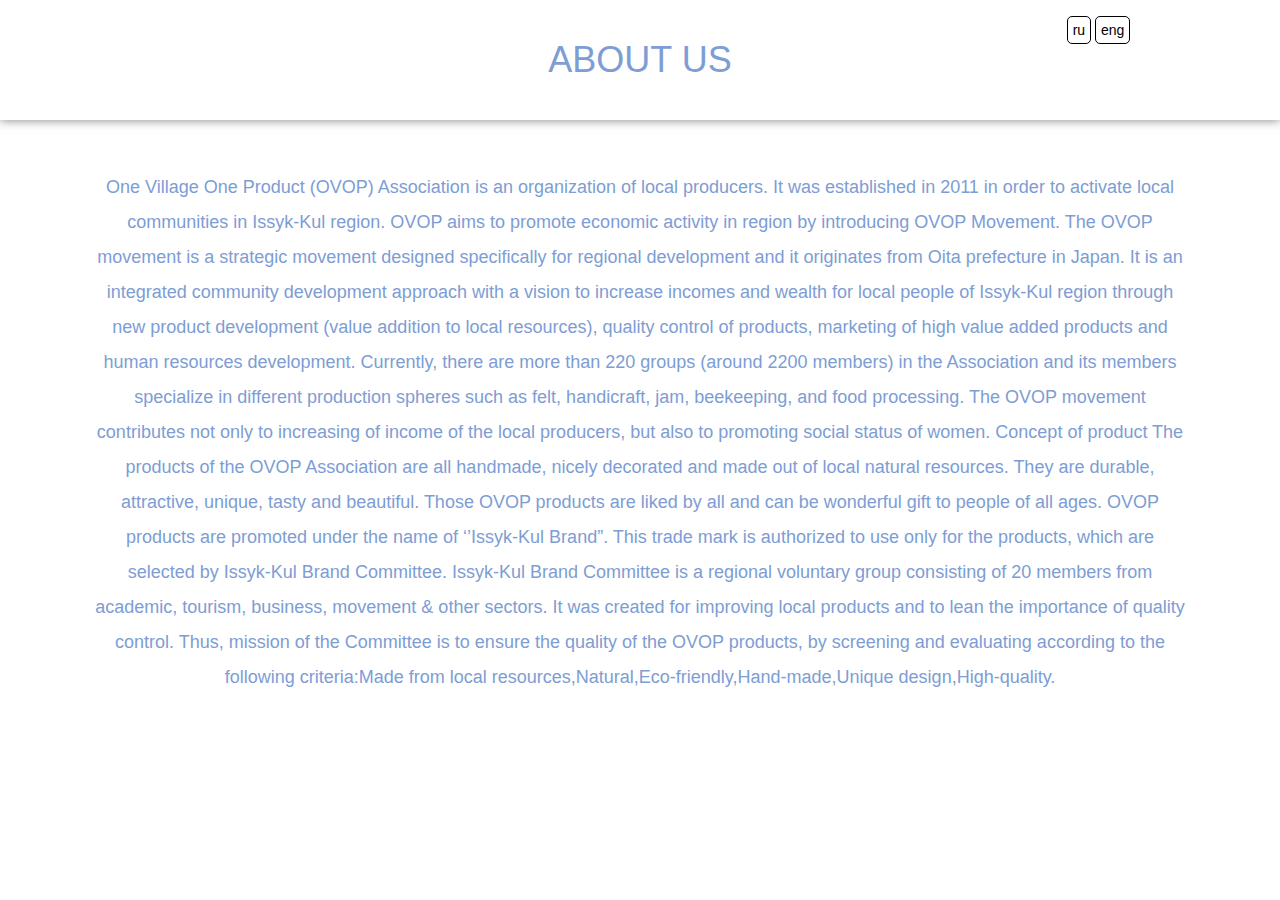
<file: about.html>
<!DOCTYPE html>
<html lang="en">
<head>
	<meta charset="UTF-8">
	<title>about</title>
    <link rel="stylesheet" href="about/css/style.css">
	<link rel="stylesheet" href="css/bootstrap.css">
    <meta name="viewport" content="width=device-width, initial-scale=1">
    <script type="text/javascript" src="jquery.min.js"></script>
    <script type="text/javascript">
        var arrLang = {
            'en' : {
            	'about' : 'about us',
            	'abouttext' : 'One Village One Product (OVOP) Association is an organization of local producers. It was established in 2011 in order to activate local communities in Issyk-Kul region. OVOP aims to promote economic activity in region by introducing OVOP Movement. The OVOP movement is a strategic movement designed specifically for regional development and it originates from Oita prefecture in Japan. It is an integrated community development approach with a vision to increase incomes and wealth for local people of Issyk-Kul region through new product development (value addition to local resources), quality control of products, marketing of high value added products and human resources development. Currently, there are more than 220 groups (around 2200 members) in the Association and its members specialize in different production spheres such as felt, handicraft, jam, beekeeping, and food processing. The OVOP movement contributes not only to increasing of income of the local producers, but also to promoting social status of women. Concept of product The products of the OVOP Association are all handmade, nicely decorated and made out of local natural resources. They are durable, attractive, unique, tasty and beautiful. Those OVOP products are liked by all and can be wonderful gift to people of all ages. OVOP products are promoted under the name of ‘’Issyk-Kul Brand”. This trade mark is authorized to use only for the products, which are selected by Issyk-Kul Brand Committee. Issyk-Kul Brand Committee is a regional voluntary group consisting of 20 members from academic, tourism, business, movement & other sectors. It was created for improving local products and to lean the importance of quality control. Thus, mission of the Committee is to ensure the quality of the OVOP products, by screening and evaluating according to the following criteria:Made from local resources,Natural,Eco-friendly,Hand-made,Unique design,High-quality.'
            },
            'ru' : {
            	'about' : 'о нас',
            	'abouttext' : 'Ассоциация Одно Село Один Продукт (ОСОП)- является объединением местных производителей Иссык-Кульской области. ОСОП основан в 2011 году и ставит своей целью продвижение метода ОСОП.Движение ОСОП представляет собой особый подход  к развитию регионов, который был разработан в 1979 году в префектуре Оита в Японии. Это интеграционный метод развития местных сообществ с видением на повышение доходов и благосостояния производителей Иссык-Кульской области путем придания ценности местным ресурсам, развития человеческого потенциала и маркетинга высококачественной продукции, которая получила бы мировое признание.Ассоциация состоит из более чем 220 групп (более 2200 членов), которые специализируются на производстве различной продукции, например: изделий из войлока, сувениров, меда, джемов (варенья) и соков из диких ягод.Концепция продуктаПродукты Ассоциации ОСОП выполнены вручную, красиво оформлены и изготовлены из местных природных ресурсов. Они прочные, привлекательные и уникальные, вкусные и красивые. Эти продукты нравятся всем и могут быть прекрасными подарками для людей всех возрастов.Продукция Ассоциации ОСОП, как войлочная, так и пищевая, продвигается под торговой маркой «Иссык-Куль Бренд»Эта торговая марка была присуждена  продукции ОСОП комитетом «Иссык-Куль Бренд» после тщательного отбора и оценки.Продукция « Иссык-Куль бренд» выбирается на основании следующих критериев: kachestvenna , изготовлена из местных натуральных ресурсов , экологична ,обладает уникальным дизайном'
            }
        };

        $(function(){
            $('.translate').click(function(){
                var lang = $(this).attr('id');
                console.log('success');
                $('.lang').each(function(index,element){
                    $(this).text(arrLang[lang][$(this).attr('key')]);
                });
            });
        });
    </script>
</head>
<body>
	<div class="main">

				<div class="col-lg-2 col-lg-offset-10 col-md-2 col-md-offset-10 col-sm-2 col-sm-offset-10">
                    <div class="row localization">
                        <div class="ru translate" id="ru"><a href="#">ru</a></div>
                        <div class="en translate" id="en"><a href="#">eng</a></div>
                    </div>
					</div>
		
			<div class="header"><h1 class="lang" key="about">about us</h1></div>
		<div class="container">
			<p class="lang" key="abouttext">One Village One Product (OVOP) Association is an organization of local  producers. It was established in 2011 in order to activate local communities in Issyk-Kul region. OVOP aims to promote economic activity in region by introducing OVOP Movement.

The OVOP movement is a strategic movement designed specifically for regional development and it originates from Oita prefecture in Japan. It is an integrated community development approach with a vision to increase incomes and wealth for local people of Issyk-Kul region through new product development (value addition to local resources), quality control of products, marketing of high value added products and human resources development.

Currently, there are more than 220 groups (around 2200 members) in the Association and its members specialize in different production spheres such as felt, handicraft, jam, beekeeping, and food processing. The OVOP movement contributes not only to increasing of income of the local producers, but also to promoting social status of women.
Concept of product
The products of the OVOP Association are all handmade, nicely decorated and made out of local natural resources. They are durable, attractive, unique, tasty and beautiful. Those OVOP products are liked by all and can be wonderful gift to people of all ages.

OVOP products are promoted under the name of ‘’Issyk-Kul Brand”.
This trade mark is authorized to use only for the products, which are selected by Issyk-Kul Brand Committee.
Issyk-Kul Brand Committee is a regional voluntary group consisting of 20 members from academic, tourism, business, movement & other sectors. It was created for improving local products and to lean the importance of quality control.
Thus, mission of the Committee is to ensure the quality of the OVOP products, by screening and evaluating according to the following criteria:Made from local resources,Natural,Eco-friendly,Hand-made,Unique design,High-quality.
</p>
		</div>
	</div>

	
</body>
</html>
</file>
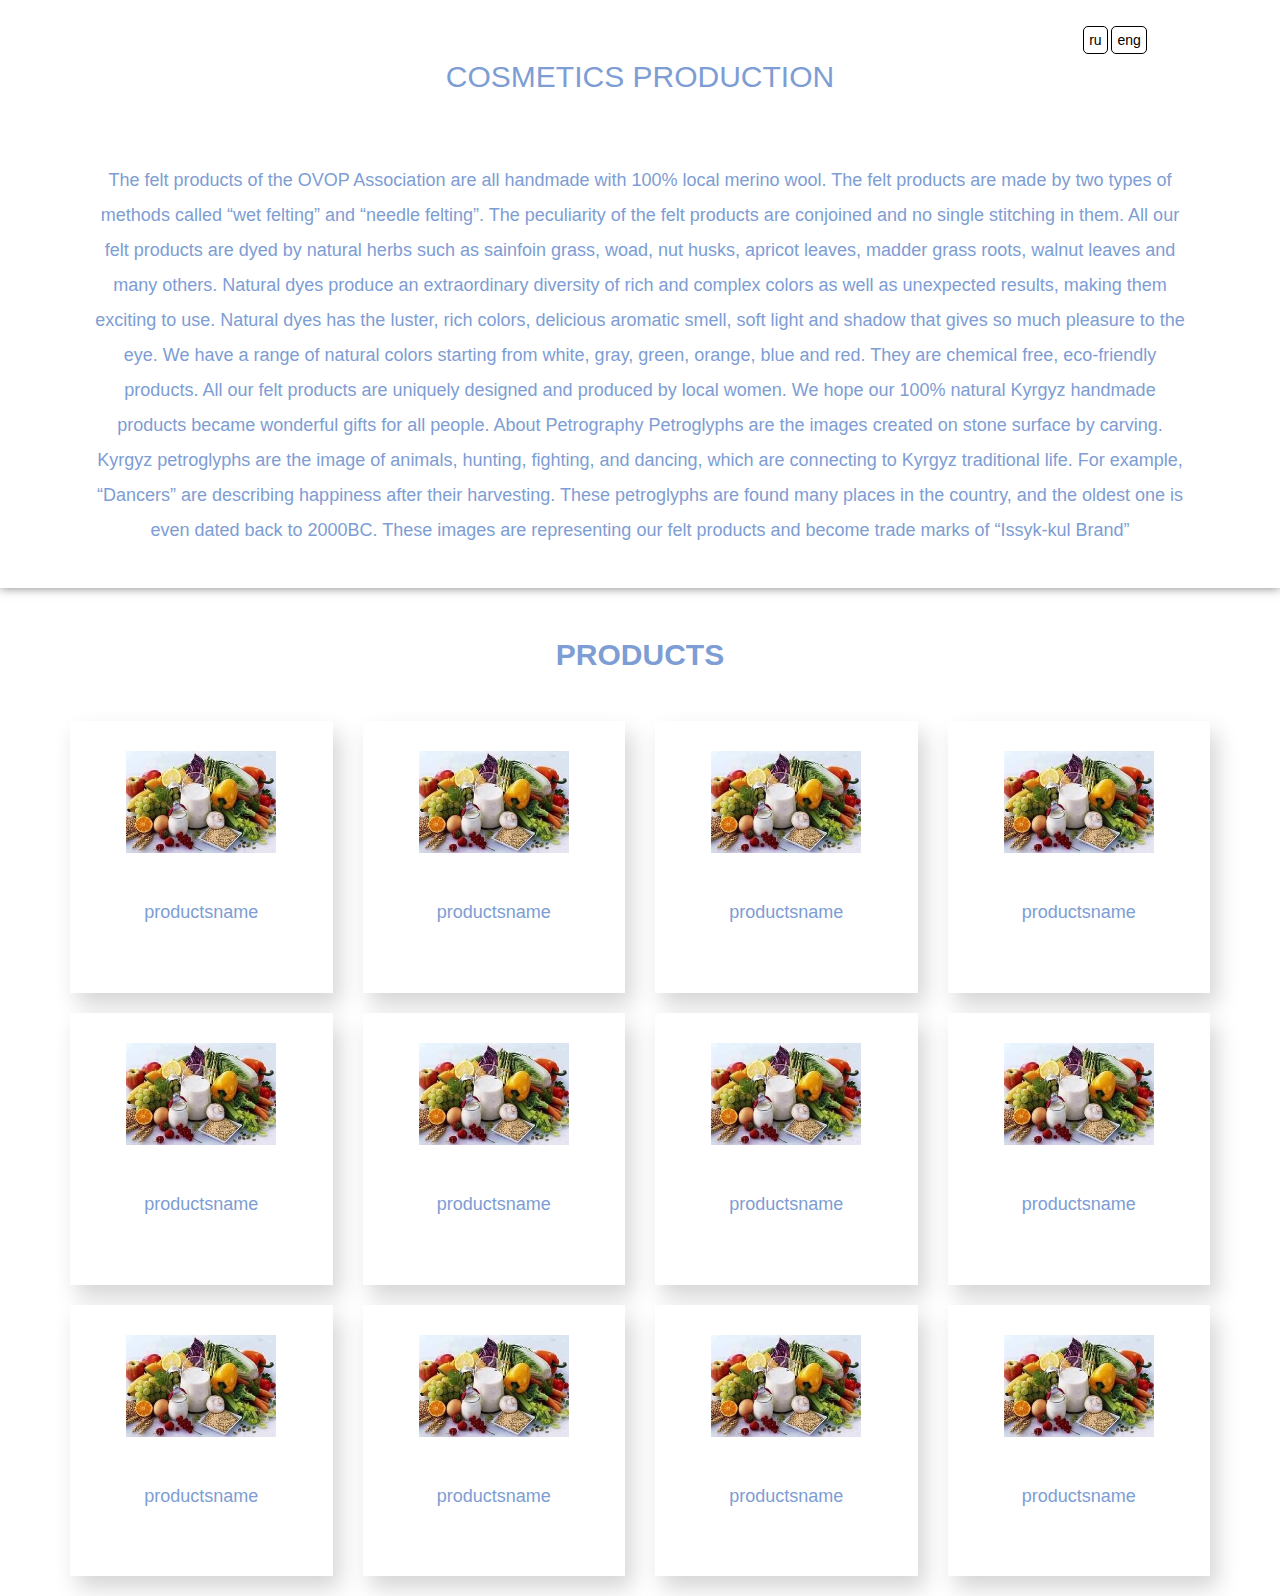
<file: cosmetics.html>
<!DOCTYPE html>
<html lang="en">
<head>
	<meta charset="UTF-8">
	<title>products</title>
    <link rel="stylesheet" href="css/bootstrap.css">
    <link rel="stylesheet" href="cosmetics/css/style.css">
    <meta name="viewport" content="width=device-width, initial-scale=1">
     <script type="text/javascript" src="jquery.min.js"></script>
    <script type="text/javascript">
        var arrLang = {
            'en' : {
            	'cosmeticsh2' : 'cosmetics production',
            	'cosmeticsproducts' : 'products'
            },
            'ru' : {
            	'cosmeticsh2' : 'косметическая продукция',
            	'cosmeticsproducts' : 'продукты',

            }
        };

        $(function(){
            $('.translate').click(function(){
                var lang = $(this).attr('id');
                console.log('success');
                $('.lang').each(function(index,element){
                    $(this).text(arrLang[lang][$(this).attr('key')]);
                });
            });
        });
    </script>
</head>
<body>
	<div class="products1">
		<div class="container">

				<div class="col-lg-2 col-lg-offset-10 col-md-2 col-md-offset-10 col-sm-2 col-sm-offset-10">
                    <div class="row localization">
                        <div class="ru translate" id="ru"><a href="#">ru</a></div>
                        <div class="en translate" id="en"><a href="#">eng</a></div>
                    </div>
					</div>
			<h2 class="lang" key="cosmeticsh2">Cosmetics production</h2>
			<p class="cosmetics" key="cosmeticsp">The felt products of the OVOP Association are all handmade with 100% local merino wool.
The felt products are made by two types of methods called “wet felting” and “needle felting”. The peculiarity of the felt products are conjoined and no single stitching in them.

All our felt products are dyed by natural herbs such as sainfoin grass, woad, nut husks, apricot leaves, madder grass roots, walnut leaves and many others.

Natural dyes produce an extraordinary diversity of rich and complex colors as well as unexpected results, making them exciting to use.
Natural dyes has the luster, rich colors, delicious aromatic smell, soft light and shadow that gives so much pleasure to the eye.
We have a range of natural colors starting from white, gray, green, orange, blue and red. They are chemical free, eco-friendly products.

All our felt products are uniquely designed and produced by local women. We hope our 100% natural Kyrgyz handmade products became wonderful gifts for all people.

About Petrography
Petroglyphs are the images created on stone surface by carving. Kyrgyz petroglyphs are the image of animals, hunting, fighting, and dancing, which are connecting to Kyrgyz traditional life. For example, “Dancers” are describing happiness after their harvesting. These petroglyphs are found many places in the country, and the oldest one is even dated back to 2000BC. These images are representing our felt products and become trade marks of “Issyk-kul Brand”</p>
		</div>
	</div>

<section class="products">
 	<div class="container">
 		<div class="row">
 			<div class="col-lg-12"><h2 class="lang" key="cosmeticsproducts"><strong>products</strong></h2></div>
 		</div>
 		<div class="row">
 			        <div class="col-lg-3 col-md-3 col-sm-3"><div class="price-block">
 			        	<div class="dropdown"><img  class="img" src="products/img/sert_pischevoy_produkcii.jpg" alt="">
 					<div class="dropdown-content"><img  class="img2" src="products/img/sert_pischevoy_produkcii.jpg" alt=""></div></div>
 					<h4>productsname</h4>
 					</div></div>
 			        <div class="col-lg-3 col-md-3 col-sm-3"><div class="price-block">
 			        	<div class="dropdown"><img  class="img" src="products/img/sert_pischevoy_produkcii.jpg" alt="">
 					<div class="dropdown-content"><img  class="img2" src="products/img/sert_pischevoy_produkcii.jpg" alt=""></div></div>
 					<h4>productsname</h4>
 					</div></div>
 			        <div class="col-lg-3 col-md-3 col-sm-3"><div class="price-block">
 			        	<div class="dropdown"><img  class="img" src="products/img/sert_pischevoy_produkcii.jpg" alt="">
 					<div class="dropdown-content"><img  class="img2" src="products/img/sert_pischevoy_produkcii.jpg" alt=""></div></div>
 					<h4>productsname</h4>
 					</div></div>
 			        <div class="col-lg-3 col-md-3 col-sm-3"><div class="price-block">
 			        	<div class="dropdown"><img  class="img" src="products/img/sert_pischevoy_produkcii.jpg" alt="">
 					<div class="dropdown-content"><img  class="img2" src="products/img/sert_pischevoy_produkcii.jpg" alt=""></div></div>
 					<h4>productsname</h4>
 					</div></div>
 	    </div>
 		<div class="row">
 			        <div class="col-lg-3 col-md-3 col-sm-3"><div class="price-block">
 			        	<div class="dropdown"><img  class="img" src="products/img/sert_pischevoy_produkcii.jpg" alt="">
 					<div class="dropdown-content"><img  class="img2" src="products/img/sert_pischevoy_produkcii.jpg" alt=""></div></div>
 					<h4>productsname</h4>
 					</div></div>
 			        <div class="col-lg-3 col-md-3 col-sm-3"><div class="price-block">
 			        	<div class="dropdown"><img  class="img" src="products/img/sert_pischevoy_produkcii.jpg" alt="">
 					<div class="dropdown-content"><img  class="img2" src="products/img/sert_pischevoy_produkcii.jpg" alt=""></div></div>
 					<h4>productsname</h4>
 					</div></div>
 			        <div class="col-lg-3 col-md-3 col-sm-3"><div class="price-block">
 			        	<div class="dropdown"><img  class="img" src="products/img/sert_pischevoy_produkcii.jpg" alt="">
 					<div class="dropdown-content"><img  class="img2" src="products/img/sert_pischevoy_produkcii.jpg" alt=""></div></div>
 					<h4>productsname</h4>
 					</div></div>
 			        <div class="col-lg-3 col-md-3 col-sm-3"><div class="price-block">
 			        	<div class="dropdown"><img  class="img" src="products/img/sert_pischevoy_produkcii.jpg" alt="">
 					<div class="dropdown-content"><img  class="img2" src="products/img/sert_pischevoy_produkcii.jpg" alt=""></div></div>
 					<h4>productsname</h4>
 					</div></div>
 	    </div>
 		<div class="row">
 			        <div class="col-lg-3 col-md-3 col-sm-3"><div class="price-block">
 			        	<div class="dropdown"><img  class="img" src="products/img/sert_pischevoy_produkcii.jpg" alt="">
 					<div class="dropdown-content"><img  class="img2" src="products/img/sert_pischevoy_produkcii.jpg" alt=""></div></div>
 					<h4>productsname</h4>
 					</div></div>
 			        <div class="col-lg-3 col-md-3 col-sm-3"><div class="price-block">
 			        	<div class="dropdown"><img  class="img" src="products/img/sert_pischevoy_produkcii.jpg" alt="">
 					<div class="dropdown-content"><img  class="img2" src="products/img/sert_pischevoy_produkcii.jpg" alt=""></div></div>
 					<h4>productsname</h4>
 					</div></div>
 			        <div class="col-lg-3 col-md-3 col-sm-3"><div class="price-block">
 			        	<div class="dropdown"><img  class="img" src="products/img/sert_pischevoy_produkcii.jpg" alt="">
 					<div class="dropdown-content"><img  class="img2" src="products/img/sert_pischevoy_produkcii.jpg" alt=""></div></div>
 					<h4>productsname</h4>
 					</div></div>
 			        <div class="col-lg-3 col-md-3 col-sm-3"><div class="price-block">
 			        	<div class="dropdown"><img  class="img" src="products/img/sert_pischevoy_produkcii.jpg" alt="">
 					<div class="dropdown-content"><img  class="img2" src="products/img/sert_pischevoy_produkcii.jpg" alt=""></div></div>
 					<h4>productsname</h4>
 					</div></div>
 	    </div>
 	</div>
 </section> 

	
</body>
</html>
</file>
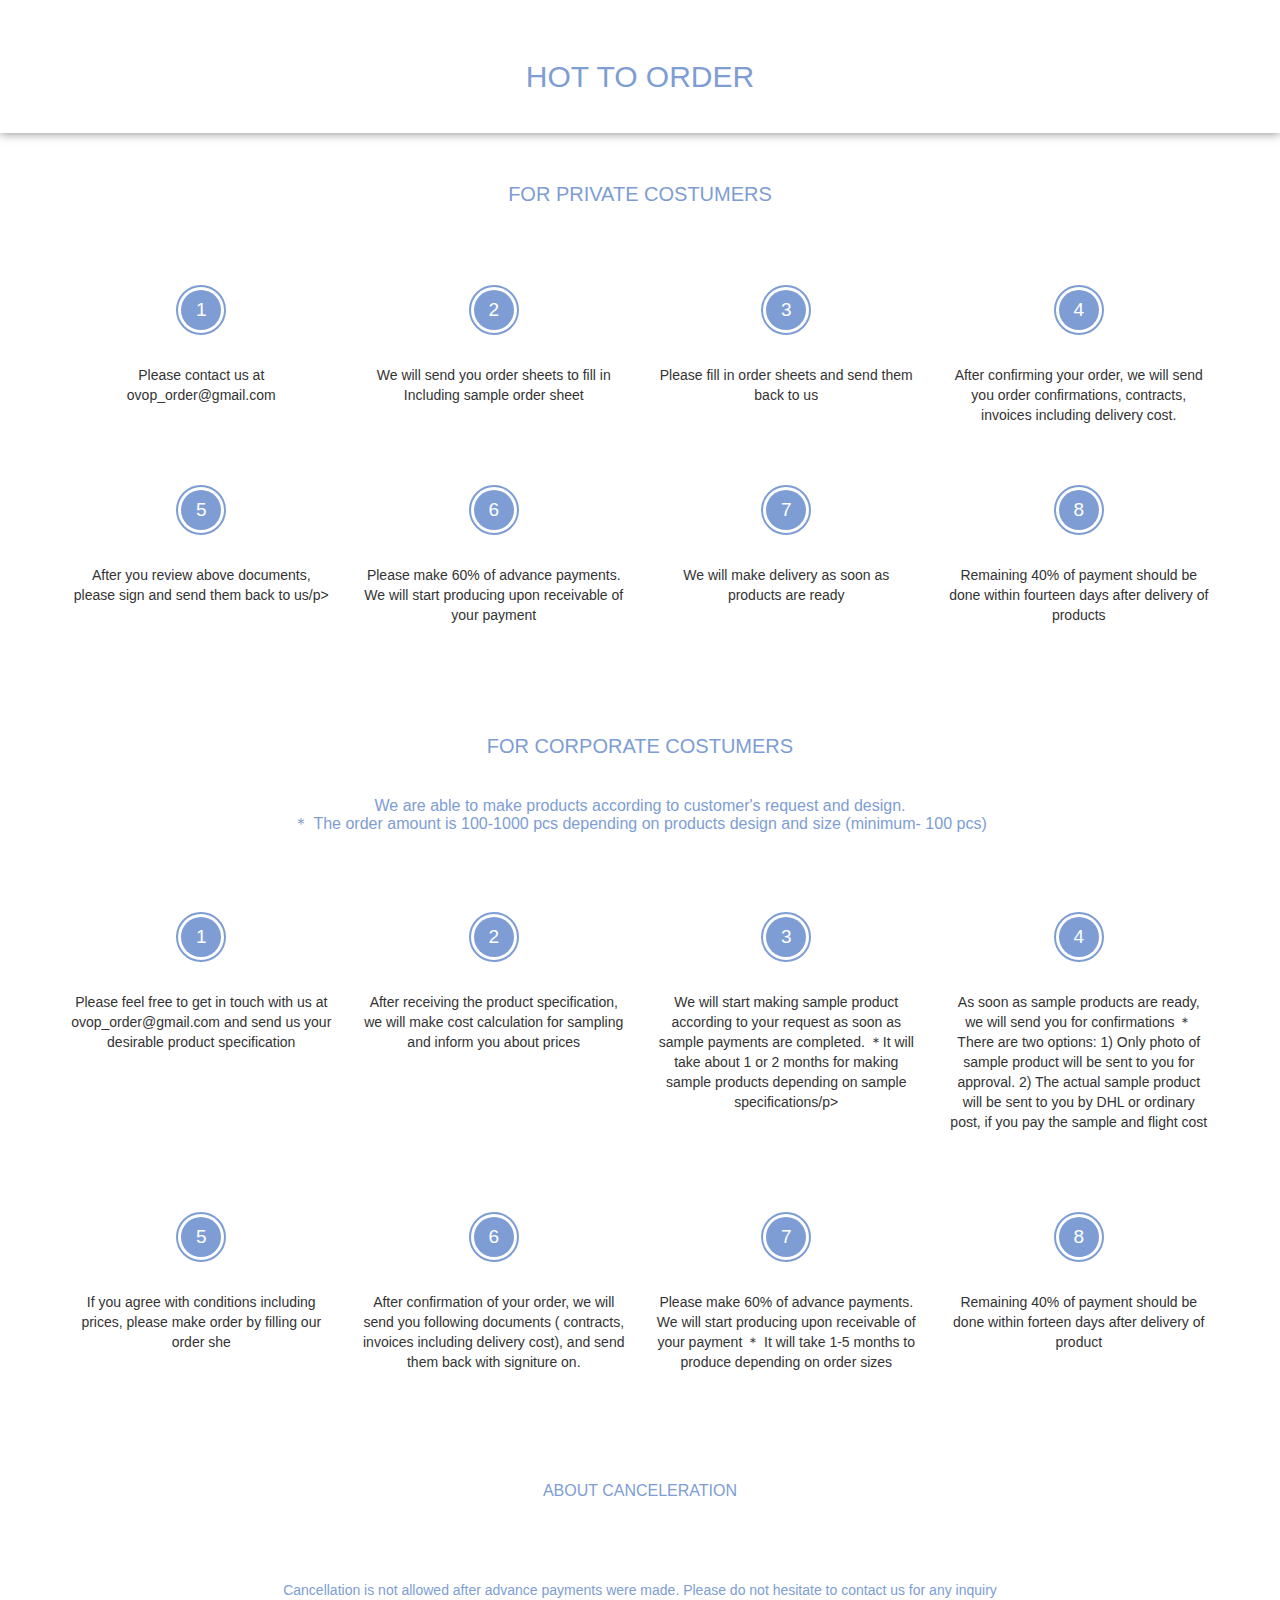
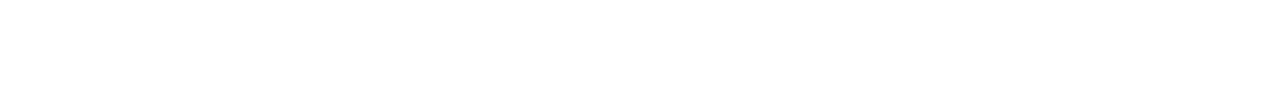
<file: howtoorder.html>
<!DOCTYPE html>
<html lang="en">
<head>
	<meta charset="UTF-8">
	<title>howto</title>
    <link rel="stylesheet" href="css/bootstrap.css">
	<link rel="stylesheet" href="howtoorder/css/style.css">
    <meta name="viewport" content="width=device-width, initial-scale=1">
</head>
<body>
	<div class="howtoorder">
		<div class="header">
			<h1>hot to order</h1></div>
		<div class="container">
			<h2>for private costumers</h2>
			<div class="row row1">
				<div class="instruction instruction2">
					<div class="col-lg-3 col-md-3 col-sm-3">
						<div class="col-lg-12">
							<div class="circle-border">
								<div class="circle">
									<p>1</p>
								</div>
							</div>
						</div>
						<div class="abc">
						<p>Please contact us at ovop_order@gmail.com</p>
						</div>
					</div>
					<div class="col-lg-3 col-md-3 col-sm-3">
						<div class="col-lg-12">
							<div class="circle-border">
								<div class="circle">
									<p>2</p>
								</div>
							</div>
						</div>
						<div class="abc">
						<p> We will send you order sheets to fill in <br>Including sample order sheet</p>
						</div>
					</div>
					<div class="col-lg-3 col-md-3 col-sm-3">
						<div class="col-lg-12">
							<div class="circle-border">
								<div class="circle">
									<p>3</p>
								</div>
							</div>
						</div>
						<div class="abc"><p>Please fill in order sheets and send them back to us</p>
						</div>
					</div>
					<div class="col-lg-3 col-md-3 col-sm-3">
						<div class="col-lg-12">
							<div class="circle-border">
								<div class="circle">
									<p>4</p>
								</div>
							</div>
						</div>
						<div class="abc">
						<p>After confirming your order, we will send you order confirmations, contracts, invoices including delivery cost.</p>
						</div>
					</div>
				</div>

				<div class="instruction">
					<div class="col-lg-3 col-md-3 col-sm-3">
						<div class="col-lg-12">
							<div class="circle-border">
								<div class="circle">
									<p>5</p>
								</div>
							</div>
						</div>
						<div class="abc">
						<p>After you review above documents, please sign and send them back to us/p>
						</div>
					</div>
					<div class="col-lg-3 col-md-3 col-sm-3">
						<div class="col-lg-12">
							<div class="circle-border">
								<div class="circle">
									<p>6</p>
								</div>
							</div>
						</div>
						<div class="abc">
						<p> Please make 60% of advance payments. We will start producing upon receivable of your payment</p>
						</div>
					</div>
					<div class="col-lg-3 col-md-3 col-sm-3">
						<div class="col-lg-12">
							<div class="circle-border">
								<div class="circle">
									<p>7</p>
								</div>
							</div>
						</div>
						<div class="abc"><p>We will make delivery as soon as products are ready</p>
						</div>
					</div>
					<div class="col-lg-3 col-md-3 col-sm-3">
						<div class="col-lg-12">
							<div class="circle-border">
								<div class="circle">
									<p>8</p>
								</div>
							</div>
						</div>
						<div class="abc">
						<p>Remaining 40% of payment should be done within fourteen days after delivery of products</p>
						</div>
					</div>
				</div>
			</div>
			<h3> for corporate costumers</h3>
			<h4>We are able to make products according to customer's request and design. <br>
            ＊ The order amount is 100-1000 pcs depending on products design and size (minimum- 100 pcs)</h4>
			<div class="row">
				<div class="instruction instruction1 instruction2">
					<div class="col-lg-3 col-md-3 col-sm-3">
						<div class="col-lg-12">
							<div class="circle-border">
								<div class="circle">
									<p>1</p>
								</div>
							</div>
						</div>
						<div class="abc">
						<p> Please feel free to get in touch with us at ovop_order@gmail.com and send us your  desirable product specification</p>
						</div>
					</div>
					<div class="col-lg-3 col-md-3 col-sm-3">
						<div class="col-lg-12">
							<div class="circle-border">
								<div class="circle">
									<p>2</p>
								</div>
							</div>
						</div>
						<div class="abc">
						<p>After receiving the product specification, we will make cost calculation for sampling and inform you about prices</p>
						</div>
					</div>
					<div class="col-lg-3 col-md-3 col-sm-3">
						<div class="col-lg-12">
							<div class="circle-border">
								<div class="circle">
									<p>3</p>
								</div>
							</div>
						</div>
						<div class="abc"><p>We will start making sample product according to your request as soon as sample payments are completed.
                    ＊It will take about 1 or 2 months for making sample products depending on sample specifications/p>
						</div>
					</div>
					<div class="col-lg-3 col-md-3 col-sm-3">
						<div class="col-lg-12">
							<div class="circle-border">
								<div class="circle">
									<p>4</p>
								</div>
							</div>
						</div>
						<div class="abc">
						<p> As soon as sample products are ready, we will  send you for confirmations 
                      ＊There are two options: 1) Only photo of sample product will be sent to you for approval. 2) The actual sample product will be sent to you by DHL or ordinary post, if you pay the sample and flight cost</p>
						</div>
					</div>
				</div>

				<div class="instruction">
					<div class="col-lg-3 col-md-3 col-sm-3">
						<div class="col-lg-12">
							<div class="circle-border">
								<div class="circle">
									<p>5</p>
								</div>
							</div>
						</div>
						<div class="abc">
						<p>If you agree with conditions including prices, please make order by filling our order she</p>
						</div>
					</div>
					<div class="col-lg-3 col-md-3 col-sm-3">
						<div class="col-lg-12">
							<div class="circle-border">
								<div class="circle">
									<p>6</p>
								</div>
							</div>
						</div>
						<div class="abc">
						<p> After confirmation of your order, we will send you following documents ( contracts, invoices including delivery cost), and send them back with signiture on. </p>
						</div>
					</div>
					<div class="col-lg-3 col-md-3 col-sm-3">
						<div class="col-lg-12">
							<div class="circle-border">
								<div class="circle">
									<p>7</p>
								</div>
							</div>
						</div>
						<div class="abc"><p>Please make 60% of advance payments. We will start producing upon receivable of your payment
                     ＊ It will take 1-5 months to produce depending on order sizes</p>
						</div>
					</div>
					<div class="col-lg-3 col-md-3 col-sm-3">
						<div class="col-lg-12">
							<div class="circle-border">
								<div class="circle">
									<p>8</p>
								</div>
							</div>
						</div>
						<div class="abc"><p>Remaining 40% of payment should be done within forteen days after delivery of product</p>
						</div>
					</div>
				</div>
			</div>
		</div>
	</div>
	<div class="canceleration">
		<div class="container">
			<div class="row">
				<h4>about canceleration</h4>
				<p>Cancellation is not allowed after advance payments were made.
Please do not hesitate to contact us for any inquiry</p>
			</div>
		</div>
	</div>
	
</body>
</html>
</file>
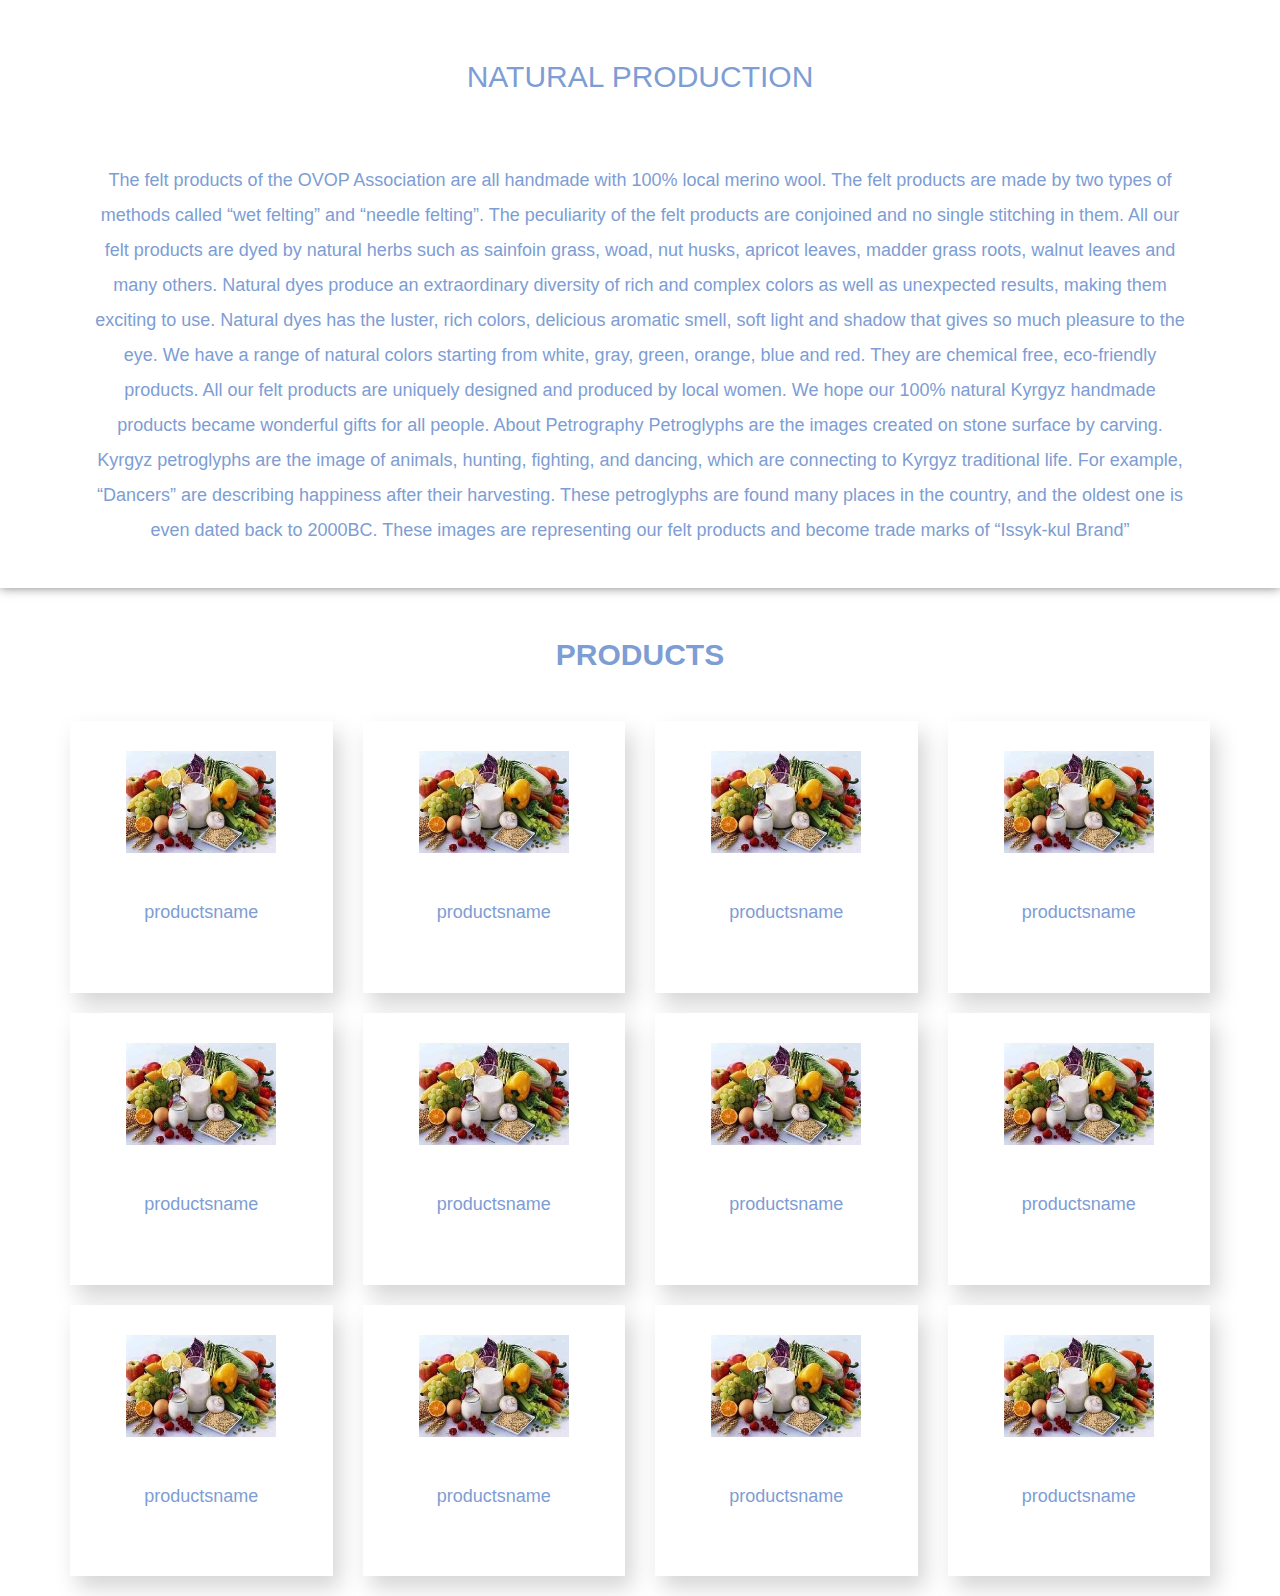
<file: natural.html>
<!DOCTYPE html>
<html lang="en">
<head>
	<meta charset="UTF-8">
	<title>products</title>
    <link rel="stylesheet" href="css/bootstrap.css">
    <link rel="stylesheet" href="natural/css/style.css">
    <meta name="viewport" content="width=device-width, initial-scale=1">
</head>
<body>
	<div class="products1">
		<div class="container">
			<h2>Natural production</h2>
			<p>The felt products of the OVOP Association are all handmade with 100% local merino wool.
The felt products are made by two types of methods called “wet felting” and “needle felting”. The peculiarity of the felt products are conjoined and no single stitching in them.

All our felt products are dyed by natural herbs such as sainfoin grass, woad, nut husks, apricot leaves, madder grass roots, walnut leaves and many others.

Natural dyes produce an extraordinary diversity of rich and complex colors as well as unexpected results, making them exciting to use.
Natural dyes has the luster, rich colors, delicious aromatic smell, soft light and shadow that gives so much pleasure to the eye.
We have a range of natural colors starting from white, gray, green, orange, blue and red. They are chemical free, eco-friendly products.

All our felt products are uniquely designed and produced by local women. We hope our 100% natural Kyrgyz handmade products became wonderful gifts for all people.

About Petrography
Petroglyphs are the images created on stone surface by carving. Kyrgyz petroglyphs are the image of animals, hunting, fighting, and dancing, which are connecting to Kyrgyz traditional life. For example, “Dancers” are describing happiness after their harvesting. These petroglyphs are found many places in the country, and the oldest one is even dated back to 2000BC. These images are representing our felt products and become trade marks of “Issyk-kul Brand”</p>
		</div>
	</div>

<section class="products">
 	<div class="container">
 		<div class="row">
 			<div class="col-lg-12"><h2><strong>products</strong></h2></div>
 		</div>
 		<div class="row">
 			        <div class="col-lg-3 col-md-3 col-sm-3"><div class="price-block">
 			        	<div class="dropdown"><img  class="img" src="products/img/sert_pischevoy_produkcii.jpg" alt="">
 					<div class="dropdown-content"><img  class="img2" src="products/img/sert_pischevoy_produkcii.jpg" alt=""></div></div>
 					<h4>productsname</h4>
 					</div></div>
 			        <div class="col-lg-3 col-md-3 col-sm-3"><div class="price-block">
 			        	<div class="dropdown"><img  class="img" src="products/img/sert_pischevoy_produkcii.jpg" alt="">
 					<div class="dropdown-content"><img  class="img2" src="products/img/sert_pischevoy_produkcii.jpg" alt=""></div></div>
 					<h4>productsname</h4>
 					</div></div>
 			        <div class="col-lg-3 col-md-3 col-sm-3"><div class="price-block">
 			        	<div class="dropdown"><img  class="img" src="products/img/sert_pischevoy_produkcii.jpg" alt="">
 					<div class="dropdown-content"><img  class="img2" src="products/img/sert_pischevoy_produkcii.jpg" alt=""></div></div>
 					<h4>productsname</h4>
 					</div></div>
 			        <div class="col-lg-3 col-md-3 col-sm-3"><div class="price-block">
 			        	<div class="dropdown"><img  class="img" src="products/img/sert_pischevoy_produkcii.jpg" alt="">
 					<div class="dropdown-content"><img  class="img2" src="products/img/sert_pischevoy_produkcii.jpg" alt=""></div></div>
 					<h4>productsname</h4>
 					</div></div>
 	    </div>
 		<div class="row">
 			        <div class="col-lg-3 col-md-3 col-sm-3"><div class="price-block">
 			        	<div class="dropdown"><img  class="img" src="products/img/sert_pischevoy_produkcii.jpg" alt="">
 					<div class="dropdown-content"><img  class="img2" src="products/img/sert_pischevoy_produkcii.jpg" alt=""></div></div>
 					<h4>productsname</h4>
 					</div></div>
 			        <div class="col-lg-3 col-md-3 col-sm-3"><div class="price-block">
 			        	<div class="dropdown"><img  class="img" src="products/img/sert_pischevoy_produkcii.jpg" alt="">
 					<div class="dropdown-content"><img  class="img2" src="products/img/sert_pischevoy_produkcii.jpg" alt=""></div></div>
 					<h4>productsname</h4>
 					</div></div>
 			        <div class="col-lg-3 col-md-3 col-sm-3"><div class="price-block">
 			        	<div class="dropdown"><img  class="img" src="products/img/sert_pischevoy_produkcii.jpg" alt="">
 					<div class="dropdown-content"><img  class="img2" src="products/img/sert_pischevoy_produkcii.jpg" alt=""></div></div>
 					<h4>productsname</h4>
 					</div></div>
 			        <div class="col-lg-3 col-md-3 col-sm-3"><div class="price-block">
 			        	<div class="dropdown"><img  class="img" src="products/img/sert_pischevoy_produkcii.jpg" alt="">
 					<div class="dropdown-content"><img  class="img2" src="products/img/sert_pischevoy_produkcii.jpg" alt=""></div></div>
 					<h4>productsname</h4>
 					</div></div>
 	    </div>
 		<div class="row">
 			        <div class="col-lg-3 col-md-3 col-sm-3"><div class="price-block">
 			        	<div class="dropdown"><img  class="img" src="products/img/sert_pischevoy_produkcii.jpg" alt="">
 					<div class="dropdown-content"><img  class="img2" src="products/img/sert_pischevoy_produkcii.jpg" alt=""></div></div>
 					<h4>productsname</h4>
 					</div></div>
 			        <div class="col-lg-3 col-md-3 col-sm-3"><div class="price-block">
 			        	<div class="dropdown"><img  class="img" src="products/img/sert_pischevoy_produkcii.jpg" alt="">
 					<div class="dropdown-content"><img  class="img2" src="products/img/sert_pischevoy_produkcii.jpg" alt=""></div></div>
 					<h4>productsname</h4>
 					</div></div>
 			        <div class="col-lg-3 col-md-3 col-sm-3"><div class="price-block">
 			        	<div class="dropdown"><img  class="img" src="products/img/sert_pischevoy_produkcii.jpg" alt="">
 					<div class="dropdown-content"><img  class="img2" src="products/img/sert_pischevoy_produkcii.jpg" alt=""></div></div>
 					<h4>productsname</h4>
 					</div></div>
 			        <div class="col-lg-3 col-md-3 col-sm-3"><div class="price-block">
 			        	<div class="dropdown"><img  class="img" src="products/img/sert_pischevoy_produkcii.jpg" alt="">
 					<div class="dropdown-content"><img  class="img2" src="products/img/sert_pischevoy_produkcii.jpg" alt=""></div></div>
 					<h4>productsname</h4>
 					</div></div>
 	    </div>
 	</div>
 </section> 

	
</body>
</html>
</file>
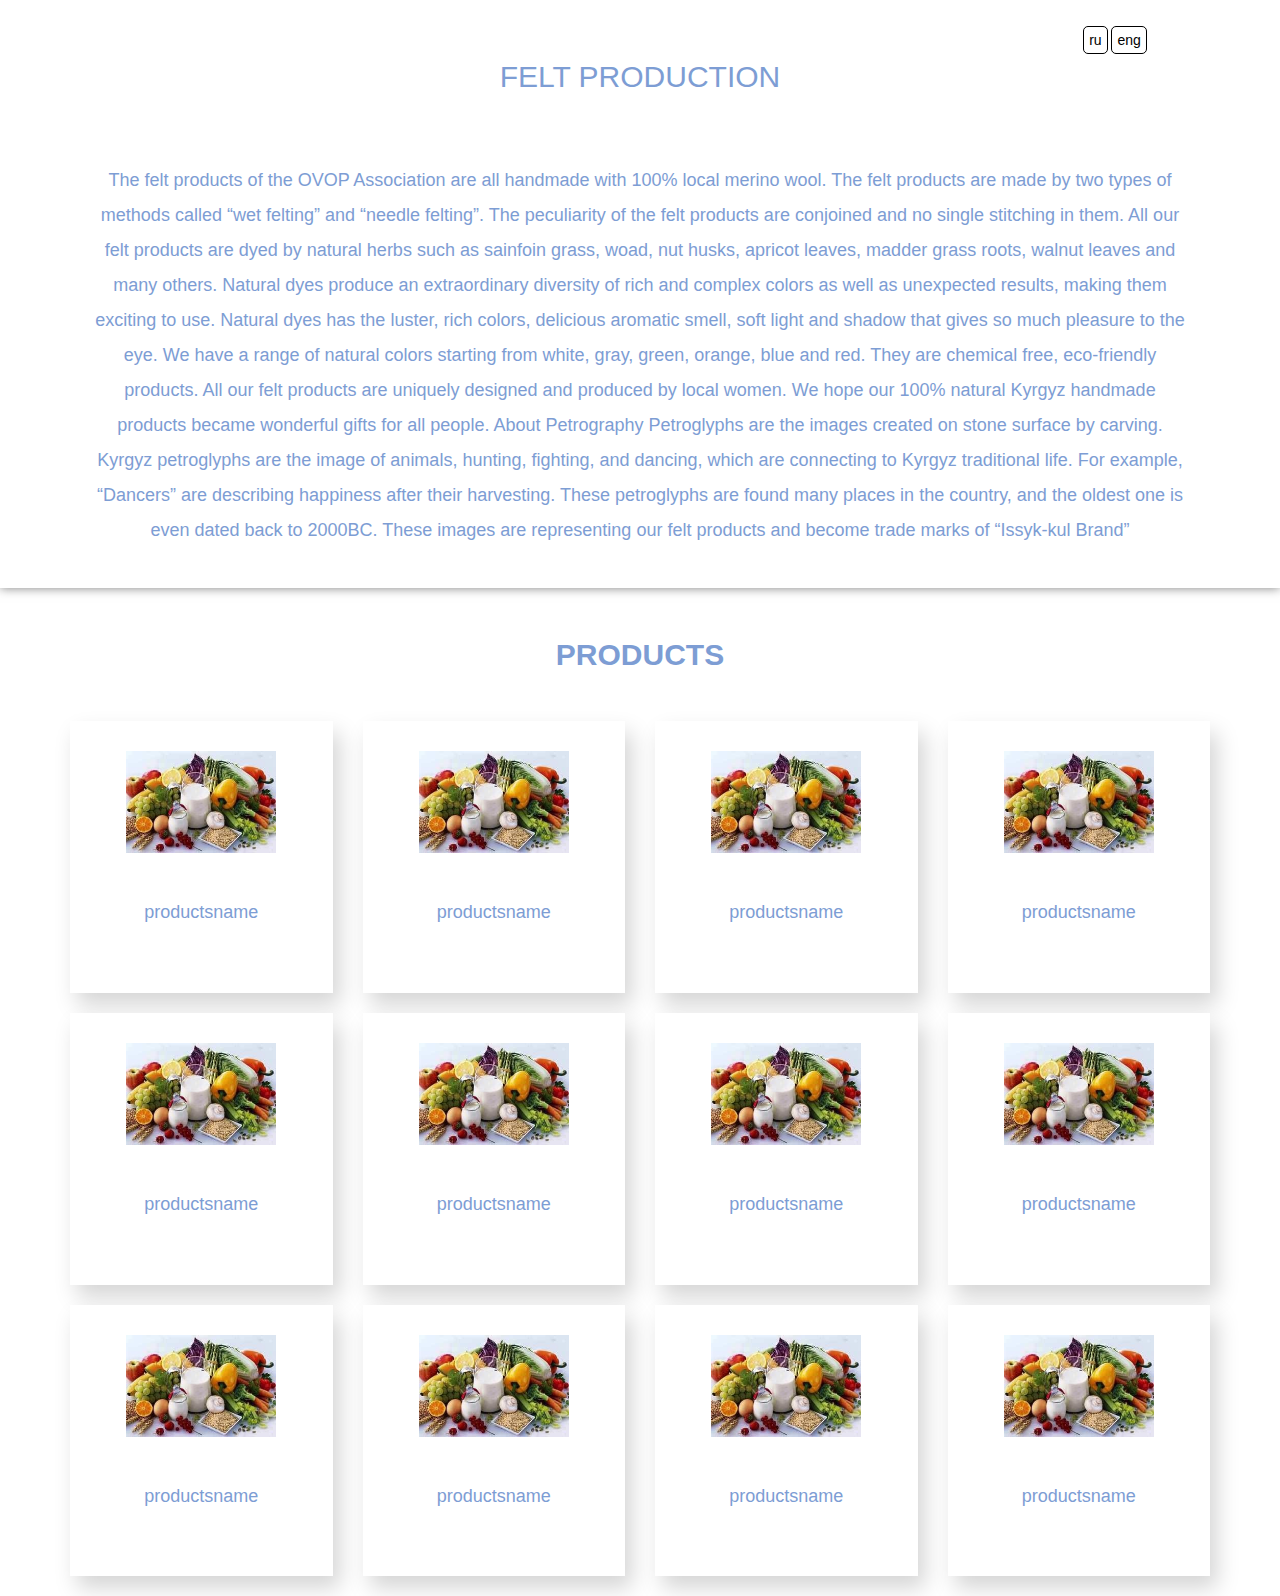
<file: products.html>
<!DOCTYPE html>
<html lang="en">
<head>
	<meta charset="UTF-8">
	<title>products</title>
    <link rel="stylesheet" href="css/bootstrap.css">
    <link rel="stylesheet" href="products/css/style.css">
    <meta name="viewport" content="width=device-width, initial-scale=1">
    <script type="text/javascript" src="jquery.min.js"></script>
    <script type="text/javascript">
        var arrLang = {
            'en' : {
            	'h2': 'felt production',
            	'p' :  'The felt products of the OVOP Association are all handmade with 100% local merino wool.The felt products are made by two types of methods called “wet felting” and “needle felting”. The peculiarity of the felt products are conjoined and no single stitching in them.All our felt products are dyed by natural herbs such as sainfoin grass, woad, nut husks, apricot leaves, madder grass roots, walnut leaves and many others.Natural dyes produce an extraordinary diversity of rich and complex colors as well as unexpected results, making them exciting to use.Natural dyes has the luster, rich colors, delicious aromatic smell, soft light and shadow that gives so much pleasure to the eye.We have a range of natural colors starting from white, gray, green, orange, blue and red. They are chemical free, eco-friendly products.All our felt products are uniquely designed and produced by local women. We hope our 100% natural Kyrgyz handmade products became wonderful gifts for all people.About PetrographyPetroglyphs are the images created on stone surface by carving. Kyrgyz petroglyphs are the image of animals, hunting, fighting, and dancing, which are connecting to Kyrgyz traditional life. For example, “Dancers” are describing happiness after their harvesting. These petroglyphs are found many places in the country, and the oldest one is even dated back to 2000BC. These images are representing our felt products and become trade marks of “Issyk-kul Brand',
            	'products': 'products'
            },
            'ru' : {
            	'h2' : 'войлочная продукция',
            	'p' : 'Войлочная продукция Ассоциации ОСОП изготовлена полностью вручную, красиво украшена и производится из 100% местной выделанной шерсти. Другим значительным отличием нашей войлочной продукции является то, что мы используем только натуральные природные красители, извлекаемые из эспарцета, усмы, кожуры грецкого ореха, луковой шелухи, абрикоса, марены и других растений.Наша войлочная продукция включает в себя сувенирных (игрушечных) животных, сумки, предметы моды, предметы домашнего обихода, и все привлекают внимание, уникальны и красивы. Они нравятся всем и могут быть замечательными подарками людям всех возрастов.',
            	'products' : 'продукты'

            }
        };

        $(function(){
            $('.translate').click(function(){
                var lang = $(this).attr('id');
                console.log('success');
                $('.lang').each(function(index,element){
                    $(this).text(arrLang[lang][$(this).attr('key')]);
                });
            });
        });
    </script>
</head>
<body>
	<div class="products1">
		<div class="container">

				<div class="col-lg-2 col-lg-offset-10 col-md-2 col-md-offset-10 col-sm-2 col-sm-offset-10">
                    <div class="row localization">
                        <div class="ru translate" id="ru"><a href="#">ru</a></div>
                        <div class="en translate" id="en"><a href="#">eng</a></div>
                    </div>
                </div>
			<h2 class="lang" key="h2">Felt production</h2>
			<p class="lang" key="p">The felt products of the OVOP Association are all handmade with 100% local merino wool.
The felt products are made by two types of methods called “wet felting” and “needle felting”. The peculiarity of the felt products are conjoined and no single stitching in them.

All our felt products are dyed by natural herbs such as sainfoin grass, woad, nut husks, apricot leaves, madder grass roots, walnut leaves and many others.

Natural dyes produce an extraordinary diversity of rich and complex colors as well as unexpected results, making them exciting to use.
Natural dyes has the luster, rich colors, delicious aromatic smell, soft light and shadow that gives so much pleasure to the eye.
We have a range of natural colors starting from white, gray, green, orange, blue and red. They are chemical free, eco-friendly products.

All our felt products are uniquely designed and produced by local women. We hope our 100% natural Kyrgyz handmade products became wonderful gifts for all people.

About Petrography
Petroglyphs are the images created on stone surface by carving. Kyrgyz petroglyphs are the image of animals, hunting, fighting, and dancing, which are connecting to Kyrgyz traditional life. For example, “Dancers” are describing happiness after their harvesting. These petroglyphs are found many places in the country, and the oldest one is even dated back to 2000BC. These images are representing our felt products and become trade marks of “Issyk-kul Brand”</p>
		</div>
	</div>

<section class="products">
 	<div class="container">
 		<div class="row">
 			<div class="col-lg-12"><h2 class="lang" key="products"><strong>products</strong></h2></div>
 		</div>
 		<div class="row">
 			        <div class="col-lg-3 col-md-3 col-sm-3"><div class="price-block">
 			        	<div class="dropdown"><img  class="img" src="products/img/sert_pischevoy_produkcii.jpg" alt="">
 					<div class="dropdown-content"><img  class="img2" src="products/img/sert_pischevoy_produkcii.jpg" alt=""></div></div>
 					<h4>productsname</h4>
 					</div></div>
 			        <div class="col-lg-3 col-md-3 col-sm-3"><div class="price-block">
 			        	<div class="dropdown"><img  class="img" src="products/img/sert_pischevoy_produkcii.jpg" alt="">
 					<div class="dropdown-content"><img  class="img2" src="products/img/sert_pischevoy_produkcii.jpg" alt=""></div></div>
 					<h4>productsname</h4>
 					</div></div>
 			        <div class="col-lg-3 col-md-3 col-sm-3"><div class="price-block">
 			        	<div class="dropdown"><img  class="img" src="products/img/sert_pischevoy_produkcii.jpg" alt="">
 					<div class="dropdown-content"><img  class="img2" src="products/img/sert_pischevoy_produkcii.jpg" alt=""></div></div>
 					<h4>productsname</h4>
 					</div></div>
 			        <div class="col-lg-3 col-md-3 col-sm-3"><div class="price-block">
 			        	<div class="dropdown"><img  class="img" src="products/img/sert_pischevoy_produkcii.jpg" alt="">
 					<div class="dropdown-content"><img  class="img2" src="products/img/sert_pischevoy_produkcii.jpg" alt=""></div></div>
 					<h4>productsname</h4>
 					</div></div>
 	    </div>
 		<div class="row">
 			        <div class="col-lg-3 col-md-3 col-sm-3"><div class="price-block">
 			        	<div class="dropdown"><img  class="img" src="products/img/sert_pischevoy_produkcii.jpg" alt="">
 					<div class="dropdown-content"><img  class="img2" src="products/img/sert_pischevoy_produkcii.jpg" alt=""></div></div>
 					<h4>productsname</h4>
 					</div></div>
 			        <div class="col-lg-3 col-md-3 col-sm-3"><div class="price-block">
 			        	<div class="dropdown"><img  class="img" src="products/img/sert_pischevoy_produkcii.jpg" alt="">
 					<div class="dropdown-content"><img  class="img2" src="products/img/sert_pischevoy_produkcii.jpg" alt=""></div></div>
 					<h4>productsname</h4>
 					</div></div>
 			        <div class="col-lg-3 col-md-3 col-sm-3"><div class="price-block">
 			        	<div class="dropdown"><img  class="img" src="products/img/sert_pischevoy_produkcii.jpg" alt="">
 					<div class="dropdown-content"><img  class="img2" src="products/img/sert_pischevoy_produkcii.jpg" alt=""></div></div>
 					<h4>productsname</h4>
 					</div></div>
 			        <div class="col-lg-3 col-md-3 col-sm-3"><div class="price-block">
 			        	<div class="dropdown"><img  class="img" src="products/img/sert_pischevoy_produkcii.jpg" alt="">
 					<div class="dropdown-content"><img  class="img2" src="products/img/sert_pischevoy_produkcii.jpg" alt=""></div></div>
 					<h4>productsname</h4>
 					</div></div>
 	    </div>
 		<div class="row">
 			        <div class="col-lg-3 col-md-3 col-sm-3"><div class="price-block">
 			        	<div class="dropdown"><img  class="img" src="products/img/sert_pischevoy_produkcii.jpg" alt="">
 					<div class="dropdown-content"><img  class="img2" src="products/img/sert_pischevoy_produkcii.jpg" alt=""></div></div>
 					<h4>productsname</h4>
 					</div></div>
 			        <div class="col-lg-3 col-md-3 col-sm-3"><div class="price-block">
 			        	<div class="dropdown"><img  class="img" src="products/img/sert_pischevoy_produkcii.jpg" alt="">
 					<div class="dropdown-content"><img  class="img2" src="products/img/sert_pischevoy_produkcii.jpg" alt=""></div></div>
 					<h4>productsname</h4>
 					</div></div>
 			        <div class="col-lg-3 col-md-3 col-sm-3"><div class="price-block">
 			        	<div class="dropdown"><img  class="img" src="products/img/sert_pischevoy_produkcii.jpg" alt="">
 					<div class="dropdown-content"><img  class="img2" src="products/img/sert_pischevoy_produkcii.jpg" alt=""></div></div>
 					<h4>productsname</h4>
 					</div></div>
 			        <div class="col-lg-3 col-md-3 col-sm-3"><div class="price-block">
 			        	<div class="dropdown"><img  class="img" src="products/img/sert_pischevoy_produkcii.jpg" alt="">
 					<div class="dropdown-content"><img  class="img2" src="products/img/sert_pischevoy_produkcii.jpg" alt=""></div></div>
 					<h4>productsname</h4>
 					</div></div>
 	    </div>
 </section> 

	
</body>
</html>
</file>
<file: about/css/style.css>
p {
  text-align: center;
  line-height: 3.5rem;
  font-size: 18px;
  color: #7D9DD4;
  padding: 2rem 2rem 2rem 2rem;
}
.header {
  background: white;
  box-shadow: 0 0 10px rgba(0, 0, 0, 0.5);
  text-align: center;
  padding: 1rem 1rem 1rem 1rem;
  margin-bottom: 3rem;
}
.header h1 {
  text-align: center;
  text-transform: uppercase;
  color: #7D9DD4;
  margin-top: 3rem;
  margin-bottom: 3rem;
}
.localization {
  margin-top: 2rem;
}
.localization .en {
  padding: 0.5rem 0.5rem 0.5rem 0.5rem ;
  border-radius: 5px;
  border: 1px solid black;
  display: inline;
  text-decoration: none;
}
.localization .en a {
  color: black;
}
.localization .en a:hover {
  text-decoration: none;
}
.localization .ru {
  padding: 0.5rem 0.5rem 0.5rem 0.5rem;
  border-radius: 5px;
  border: 1px solid black;
  display: inline;
  text-decoration: none;
}
.localization .ru a {
  color: black;
}
.localization .ru a:hover {
  text-decoration: none;
}
</file>
<file: cosmetics/css/style.css>
body {
  color: #7D9DD4;
}
.products1 {
  background: white;
  box-shadow: 0 0 10px rgba(0, 0, 0, 0.5);
  text-align: center;
  padding: 1rem 1rem 1rem 1rem;
  margin-bottom: 3rem;
}
.products1 h2 {
  font-size: 30px;
  text-transform: uppercase;
  text-align: center;
  color: #7D9DD4;
  margin-top: 5rem;
  margin-bottom: 5rem;
}
.products1 p {
  text-align: center;
  line-height: 3.5rem;
  font-size: 18px;
  color: #7D9DD4;
  padding: 2rem 2rem 2rem 2rem;
}
.products .dropdown {
  position: relative;
  display: inline-block;
}
.products .dropdown-content {
  margin-left: -8rem;
  margin-top: -20rem;
  display: none;
  position: absolute;
  background-color: #f9f9f9;
  min-width: 160px;
  box-shadow: 0px 8px 16px 0px rgba(0, 0, 0, 0.2);
  z-index: 1;
}
.products .dropdown:hover .dropdown-content {
  display: block;
}
.products .desc {
  padding: 15px;
  text-align: center;
}
.products .button {
  border: 1px solid gray;
  background-color: darkorange;
  text-transform: uppercase;
  text-decoration: none;
  color: white;
  padding: 10px 30px;
  border-radius: 5px;
  width: 13rem;
  text-align: center;
  display: inline-block;
}
.products h2 {
  text-align: center;
  margin-bottom: 5rem;
  text-transform: uppercase;
}
.products .price-block {
  margin-bottom: 2rem;
  padding: 3rem 3rem 4rem;
  min-height: 15rem;
  background: white;
  text-align: center;
  box-shadow: 7px 12px 21px 0px rgba(0, 0, 0, 0.17);
}
.products p {
  font-size: 2.5rem;
}
.products h4 {
  margin: 3rem 0rem;
  font-size: 1.8rem;
}
.products .img {
  max-height: 30rem;
  max-width: 15rem;
  display: inline-block;
  margin-bottom: 2rem;
}
.products .img2 {
  min-width: 300px;
}
.localization {
  margin-top: 2rem;
}
.localization .en {
  padding: 0.5rem 0.5rem 0.5rem 0.5rem ;
  border-radius: 5px;
  border: 1px solid black;
  display: inline;
  text-decoration: none;
}
.localization .en a {
  color: black;
}
.localization .en a:hover {
  text-decoration: none;
}
.localization .ru {
  padding: 0.5rem 0.5rem 0.5rem 0.5rem;
  border-radius: 5px;
  border: 1px solid black;
  display: inline;
  text-decoration: none;
}
.localization .ru a {
  color: black;
}
.localization .ru a:hover {
  text-decoration: none;
}
</file>
<file: howtoorder/css/style.css>
.header {
  background: white;
  box-shadow: 0 0 10px rgba(0, 0, 0, 0.5);
  text-align: center;
  padding: 1rem 1rem 1rem 1rem;
  margin-bottom: 3rem;
}
h2 {
  font-size: 20px;
  text-transform: uppercase;
  margin-bottom: 8rem;
  color: #7D9DD4;
}
h3 {
  font-size: 20px;
  text-transform: uppercase;
  margin-bottom: 4rem;
  color: #7D9DD4;
}
h4 {
  font-size: 16px;
  color: #7D9DD4;
  margin-bottom: 8rem;
}
h1 {
  font-size: 30px;
  color: #7D9DD4;
  margin-bottom: 3rem;
  text-align: center;
  text-transform: uppercase;
  margin-top: 5rem;
}
.circle {
  display: inline-block;
  background-color: #7D9DD4;
  width: 100%;
  height: 100%;
  border-radius: 50%;
}
.circle p {
  color: #fff;
}
.circle-border {
  display: inline-block;
  width: 5rem;
  height: 5rem;
  padding: 0.3rem;
  border: 2px solid #7D9DD4;
  border-radius: 50%;
  text-align: center;
  line-height: 4rem;
  color: #7D9DD4;
  font-size: 1.9rem;
}
body {
  text-align: center;
}
.col-lg-3 .abc p {
  margin-top: 8rem;
}
.instruction {
  margin-bottom: 20rem;
}
.row1 {
  margin-bottom: 10rem;
}
.instruction1 {
  margin-bottom: 30rem;
}
.canceleration h4 {
  margin-top: 10rem;
  text-transform: uppercase;
}
.canceleration p {
  color: #7D9DD4;
  margin-bottom: 10rem;
}
@media (max-width: 765px) {
  .instruction2 {
    margin-bottom: -5rem;
  }
  .abc p {
    margin-top: -10rem;
    margin-bottom: 10rem;
  }
  .canceleration {
    margin-top: -10rem;
  }
}
</file>
<file: natural/css/style.css>
body {
  color: #7D9DD4;
}
.products1 {
  background: white;
  box-shadow: 0 0 10px rgba(0, 0, 0, 0.5);
  text-align: center;
  padding: 1rem 1rem 1rem 1rem;
  margin-bottom: 3rem;
}
.products1 h2 {
  font-size: 30px;
  text-transform: uppercase;
  text-align: center;
  color: #7D9DD4;
  margin-top: 5rem;
  margin-bottom: 5rem;
}
.products1 p {
  text-align: center;
  line-height: 3.5rem;
  font-size: 18px;
  color: #7D9DD4;
  padding: 2rem 2rem 2rem 2rem;
}
.products .dropdown {
  position: relative;
  display: inline-block;
}
.products .dropdown-content {
  margin-left: -8rem;
  margin-top: -20rem;
  display: none;
  position: absolute;
  background-color: #f9f9f9;
  min-width: 160px;
  box-shadow: 0px 8px 16px 0px rgba(0, 0, 0, 0.2);
  z-index: 1;
}
.products .dropdown:hover .dropdown-content {
  display: block;
}
.products .desc {
  padding: 15px;
  text-align: center;
}
.products .button {
  border: 1px solid gray;
  background-color: darkorange;
  text-transform: uppercase;
  text-decoration: none;
  color: white;
  padding: 10px 30px;
  border-radius: 5px;
  width: 13rem;
  text-align: center;
  display: inline-block;
}
.products h2 {
  text-align: center;
  margin-bottom: 5rem;
  text-transform: uppercase;
}
.products .price-block {
  margin-bottom: 2rem;
  padding: 3rem 3rem 4rem;
  min-height: 15rem;
  background: white;
  text-align: center;
  box-shadow: 7px 12px 21px 0px rgba(0, 0, 0, 0.17);
}
.products p {
  font-size: 2.5rem;
}
.products h4 {
  margin: 3rem 0rem;
  font-size: 1.8rem;
}
.products .img {
  max-height: 30rem;
  max-width: 15rem;
  display: inline-block;
  margin-bottom: 2rem;
}
.products .img2 {
  min-width: 300px;
}
</file>
<file: products/css/style.css>
body {
  color: #7D9DD4;
}
.products1 {
  background: white;
  box-shadow: 0 0 10px rgba(0, 0, 0, 0.5);
  text-align: center;
  padding: 1rem 1rem 1rem 1rem;
  margin-bottom: 3rem;
}
.products1 h2 {
  font-size: 30px;
  text-transform: uppercase;
  text-align: center;
  color: #7D9DD4;
  margin-top: 5rem;
  margin-bottom: 5rem;
}
.products1 p {
  text-align: center;
  line-height: 3.5rem;
  font-size: 18px;
  color: #7D9DD4;
  padding: 2rem 2rem 2rem 2rem;
}
.products .dropdown {
  position: relative;
  display: inline-block;
}
.products .dropdown-content {
  margin-left: -8rem;
  margin-top: -20rem;
  display: none;
  position: absolute;
  background-color: #f9f9f9;
  min-width: 160px;
  box-shadow: 0px 8px 16px 0px rgba(0, 0, 0, 0.2);
  z-index: 1;
}
.products .dropdown:hover .dropdown-content {
  display: block;
}
.products .desc {
  padding: 15px;
  text-align: center;
}
.products .button {
  border: 1px solid gray;
  background-color: darkorange;
  text-transform: uppercase;
  text-decoration: none;
  color: white;
  padding: 10px 30px;
  border-radius: 5px;
  width: 13rem;
  text-align: center;
  display: inline-block;
}
.products h2 {
  text-align: center;
  margin-bottom: 5rem;
  text-transform: uppercase;
}
.products .price-block {
  margin-bottom: 2rem;
  padding: 3rem 3rem  4rem;
  min-height: 15rem;
  background: white;
  text-align: center;
  box-shadow: 7px 12px 21px 0px rgba(0, 0, 0, 0.17);
}
.products p {
  font-size: 2.5rem;
}
.products h4 {
  margin: 3rem 0rem;
  font-size: 1.8rem;
}
.products .img {
  max-height: 30rem;
  max-width: 15rem;
  display: inline-block;
  margin-bottom: 2rem;
}
.products .img2 {
  min-width: 300px;
}
.localization {
  margin-top: 2rem;
}
.localization .en {
  padding: 0.5rem 0.5rem 0.5rem 0.5rem ;
  border-radius: 5px;
  border: 1px solid black;
  display: inline;
  text-decoration: none;
}
.localization .en a {
  color: black;
}
.localization .en a:hover {
  text-decoration: none;
}
.localization .ru {
  padding: 0.5rem 0.5rem 0.5rem 0.5rem;
  border-radius: 5px;
  border: 1px solid black;
  display: inline;
  text-decoration: none;
}
.localization .ru a {
  color: black;
}
.localization .ru a:hover {
  text-decoration: none;
}
</file>
